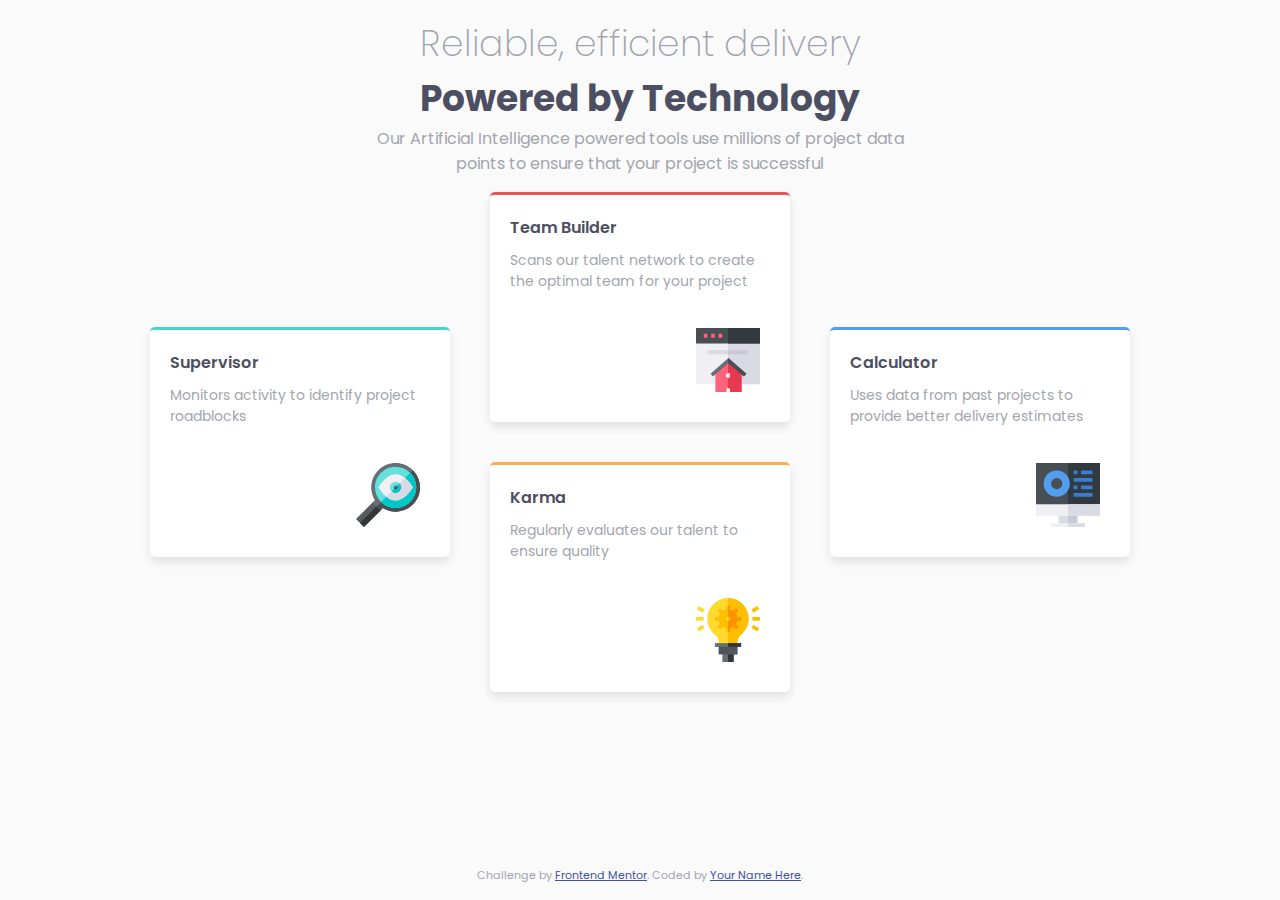
<file: #1/four-card-feature-section-flex/index.html>
<!DOCTYPE html>
<html lang="en">
  <head>
    <meta charset="UTF-8" />
    <meta name="viewport" content="width=device-width, initial-scale=1.0" />
    <link rel="stylesheet" href="./style.css" />
    <link rel="preconnect" href="https://fonts.googleapis.com" />
    <link rel="preconnect" href="https://fonts.gstatic.com" crossorigin />
    <link
      href="https://fonts.googleapis.com/css2?family=Poppins:wght@200;400;600&display=swap"
      rel="stylesheet"
    />

    <link
      rel="icon"
      type="image/png"
      sizes="32x32"
      href="./images/favicon-32x32.png"
    />

    <title>Frontend Mentor | Four card feature section</title>

    <!-- Feel free to remove these styles or customise in your own stylesheet 👍 -->
    <style>
      .attribution {
        font-size: 11px;
        text-align: center;
      }
      .attribution a {
        color: hsl(228, 45%, 44%);
      }
    </style>
  </head>
  <body>
    <div class="wrapper">
      <div class="header">
        <div class="title">
          Reliable, efficient delivery
          <h2>Powered by Technology</h2>
        </div>

        <p class="description">
          Our Artificial Intelligence powered tools use millions of project data
          <br />
          points to ensure that your project is successful
        </p>
      </div>

      <div class="boxes">
        <div class="box supervisor">
          <div class="box-title">Supervisor</div>
          <div class="box-description">
            Monitors activity to identify project roadblocks
          </div>
          <img src="./images/icon-supervisor.svg" alt="" />
        </div>

        <div class="box team-builder">
          <div class="box-title">Team Builder</div>
          <div class="box-description">
            Scans our talent network to create the optimal team for your project
          </div>
          <img src="./images/icon-team-builder.svg" alt="" />
        </div>

        <div class="box karma">
          <div class="box-title">Karma</div>
          <div class="box-description">
            Regularly evaluates our talent to ensure quality
          </div>
          <img src="./images/icon-karma.svg" alt="" />
        </div>

        <div class="box calculator">
          <div class="box-title">Calculator</div>
          <div class="box-description">
            Uses data from past projects to provide better delivery estimates
          </div>
          <img src="./images/icon-calculator.svg" alt="" />
        </div>
      </div>

      <footer>
        <p class="attribution">
          Challenge by
          <a href="https://www.frontendmentor.io?ref=challenge" target="_blank"
            >Frontend Mentor</a
          >. Coded by <a href="#">Your Name Here</a>.
        </p>
      </footer>
    </div>
  </body>
</html>
</file>
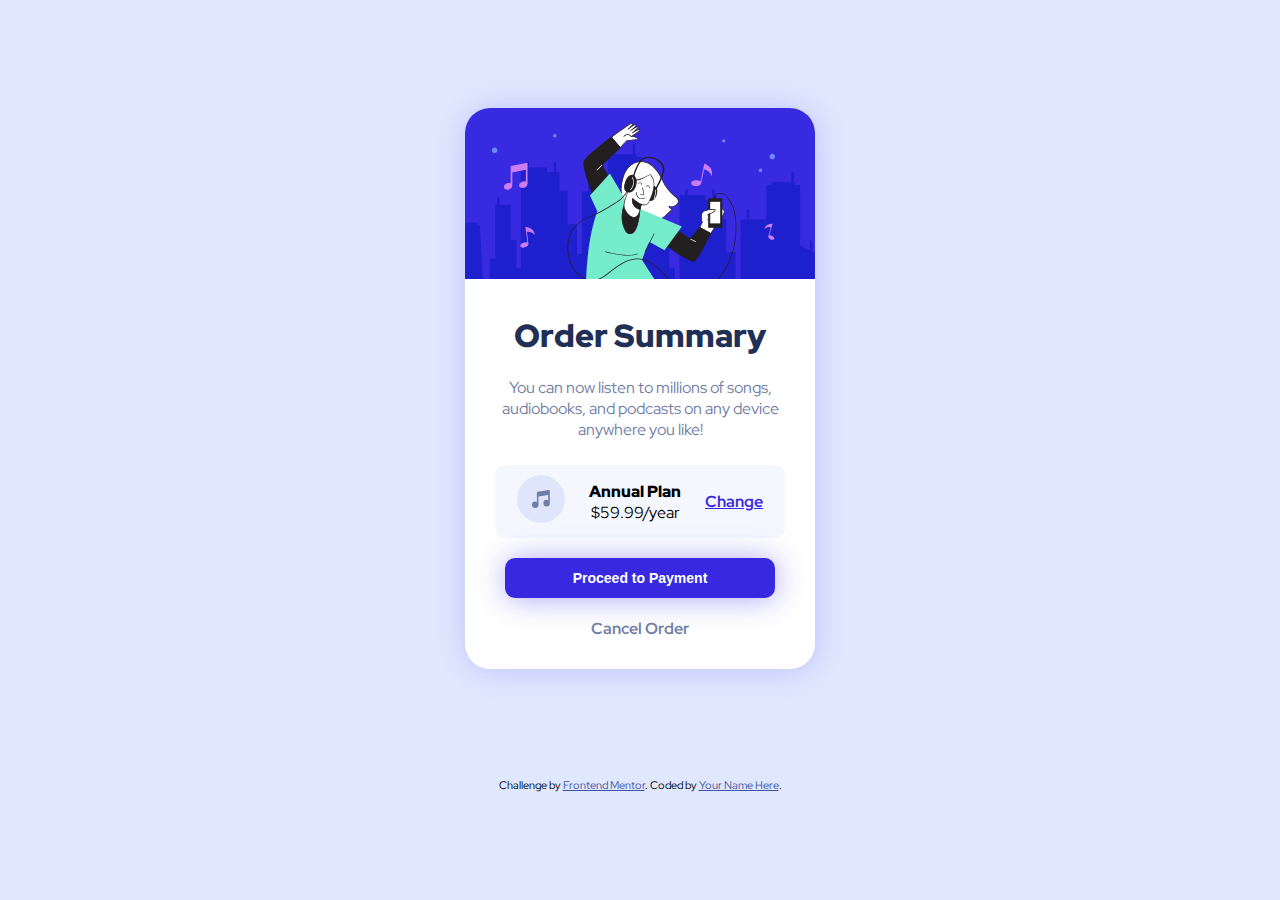
<file: #1/order-summary-component-flex/index.html>
<!DOCTYPE html>
<html lang="en">
  <head>
    <meta charset="UTF-8" />
    <meta name="viewport" content="width=device-width, initial-scale=1.0" />
    <link rel="preconnect" href="https://fonts.googleapis.com" />
    <link rel="preconnect" href="https://fonts.gstatic.com" crossorigin />
    <link
      href="https://fonts.googleapis.com/css2?family=Red+Hat+Display:wght@500;700;900&display=swap"
      rel="stylesheet"
    />

    <link
      rel="icon"
      type="image/png"
      sizes="32x32"
      href="./images/favicon-32x32.png"
    />
    <link rel="stylesheet" href="./style.css" />

    <title>Frontend Mentor | Order summary card</title>

    <!-- Feel free to remove these styles or customise in your own stylesheet 👍 -->
    <style>
      .attribution {
        font-size: 11px;
        text-align: center;
      }
      .attribution a {
        color: hsl(228, 45%, 44%);
      }
    </style>
  </head>
  <body>
    <div class="wrapper">
      <div class="card">
        <img src="./images/illustration-hero.svg" alt="" />

        <div class="card-body">
          <h1>Order Summary</h1>
          <p class="description">
            You can now listen to millions of songs, audiobooks, and podcasts on
            any device anywhere you like!
          </p>

          <div class="option">
            <div class="img">
              <img src="./images/icon-music.svg" alt="" />
            </div>
            <div class="plan">
              <h2>Annual Plan</h2>
              <p>$59.99/year</p>
            </div>
            <a href="#">Change</a>
          </div>

          <button>Proceed to Payment</button>
          <a href="" class="cancel">Cancel Order</a>
        </div>
      </div>

      <div class="attribution">
        Challenge by
        <a href="https://www.frontendmentor.io?ref=challenge" target="_blank"
          >Frontend Mentor</a
        >. Coded by <a href="#">Your Name Here</a>.
      </div>
    </div>
  </body>
</html>
</file>
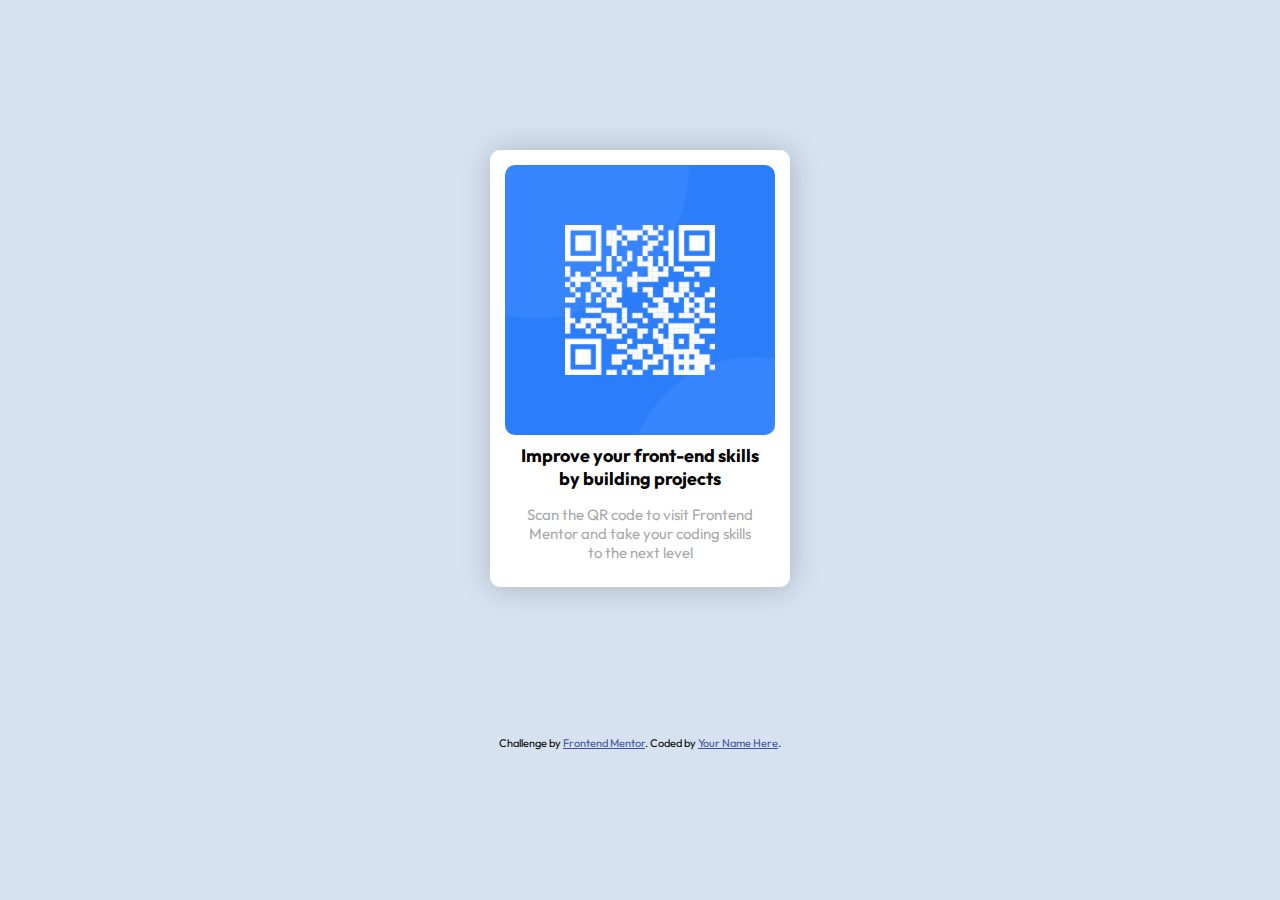
<file: #1/qr-code-component-flex/index.html>
<!DOCTYPE html>
<html lang="en">
  <head>
    <meta charset="UTF-8" />
    <meta name="viewport" content="width=device-width, initial-scale=1.0" />
    <link rel="stylesheet" href="./style.css" />
    <link rel="preconnect" href="https://fonts.googleapis.com" />
    <link rel="preconnect" href="https://fonts.gstatic.com" crossorigin />
    <link
      href="https://fonts.googleapis.com/css2?family=Outfit:wght@400;700&display=swap"
      rel="stylesheet"
    />

    <link
      rel="icon"
      type="image/png"
      sizes="32x32"
      href="./images/favicon-32x32.png"
    />

    <title>Frontend Mentor | QR code component</title>

    <!-- Feel free to remove these styles or customise in your own stylesheet 👍 -->
    <style>
      .attribution {
        font-size: 11px;
        text-align: center;
      }
      .attribution a {
        color: hsl(228, 45%, 44%);
      }
    </style>
  </head>
  <body>
    <div class="wrapper">
      <div class="card">
        <img src="./images/image-qr-code.png" alt="" />

        <h1>Improve your front-end skills by building projects</h1>
        <p>
          Scan the QR code to visit Frontend Mentor and take your coding skills
          to the next level
        </p>
      </div>
      <div class="attribution">
        Challenge by
        <a href="https://www.frontendmentor.io?ref=challenge" target="_blank"
          >Frontend Mentor</a
        >. Coded by <a href="#">Your Name Here</a>.
      </div>
    </div>
  </body>
</html>
</file>
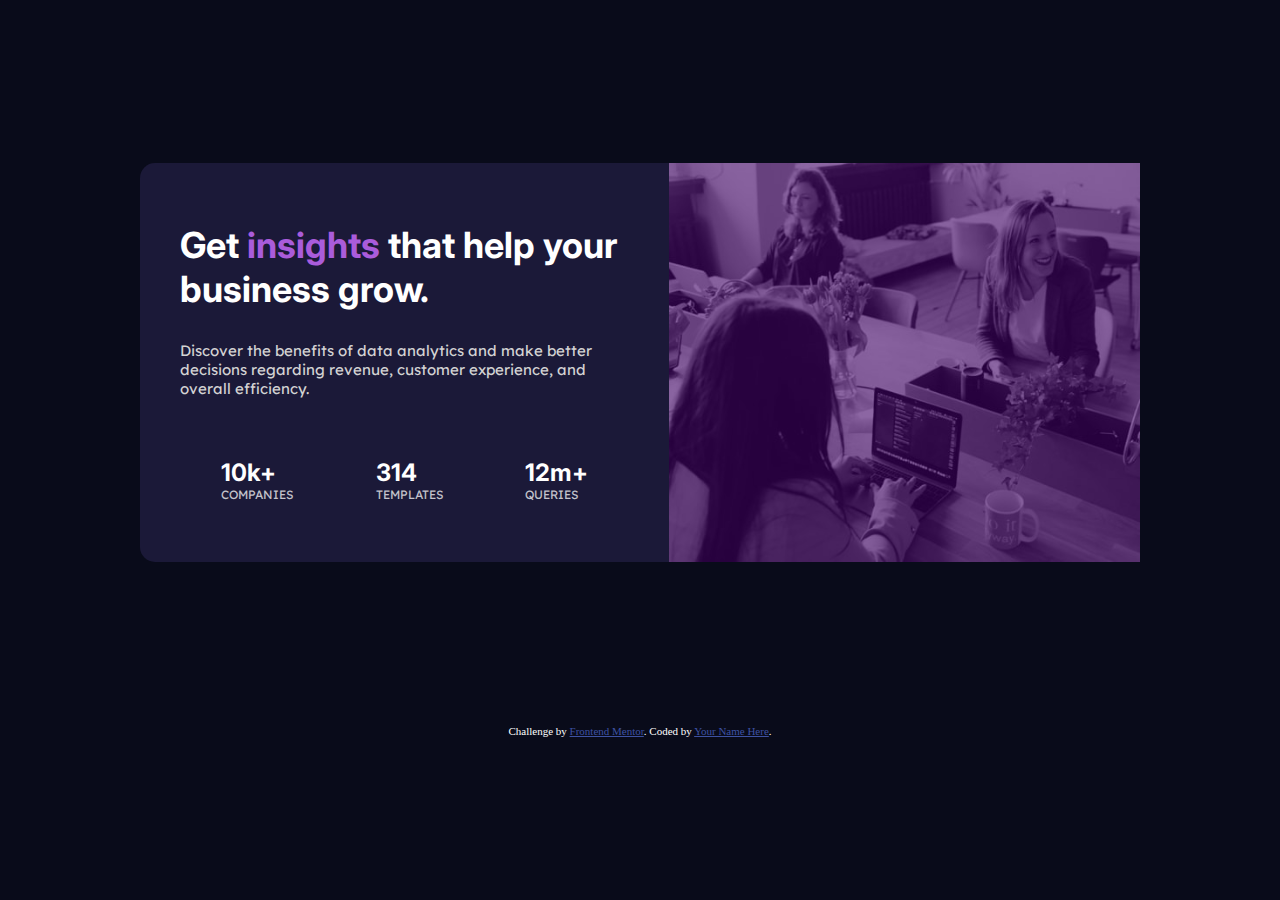
<file: #1/stats-preview-card-component-flex/index.html>
<!DOCTYPE html>
<html lang="en">
  <head>
    <meta charset="UTF-8" />
    <meta name="viewport" content="width=device-width, initial-scale=1.0" />
    <link rel="stylesheet" href="./style.css" />
    <link rel="preconnect" href="https://fonts.googleapis.com" />
    <link rel="preconnect" href="https://fonts.gstatic.com" crossorigin />
    <link
      href="https://fonts.googleapis.com/css2?family=Inter:wght@400;700&family=Lexend+Deca&display=swap"
      rel="stylesheet"
    />

    <link
      rel="icon"
      type="image/png"
      sizes="32x32"
      href="./images/favicon-32x32.png"
    />

    <title>Frontend Mentor | Stats preview card component</title>

    <!-- Feel free to remove these styles or customise in your own stylesheet 👍 -->
    <style>
      .attribution {
        font-size: 11px;
        text-align: center;
      }
      .attribution a {
        color: hsl(228, 45%, 44%);
      }
    </style>
  </head>
  <body>
    <div class="wrapper">
      <div class="card">
        <div class="content">
          <div class="title">
            Get <span>insights</span> that help your business grow.
          </div>
          <p class="description">
            Discover the benefits of data analytics and make better decisions
            regarding revenue, customer experience, and overall efficiency.
          </p>

          <div class="stats">
            <div class="stat">
              <h2>10k+</h2>
              <p>companies</p>
            </div>

            <div class="stat">
              <h2>314</h2>
              <p>templates</p>
            </div>

            <div class="stat">
              <h2>12m+</h2>
              <p>queries</p>
            </div>
          </div>
        </div>
        <div class="image">
          <img src="./images/image-header-desktop.jpg" alt="" />
        </div>
      </div>

      <div class="attribution">
        Challenge by
        <a href="https://www.frontendmentor.io?ref=challenge" target="_blank"
          >Frontend Mentor</a
        >. Coded by <a href="#">Your Name Here</a>.
      </div>
    </div>
  </body>
</html>
</file>
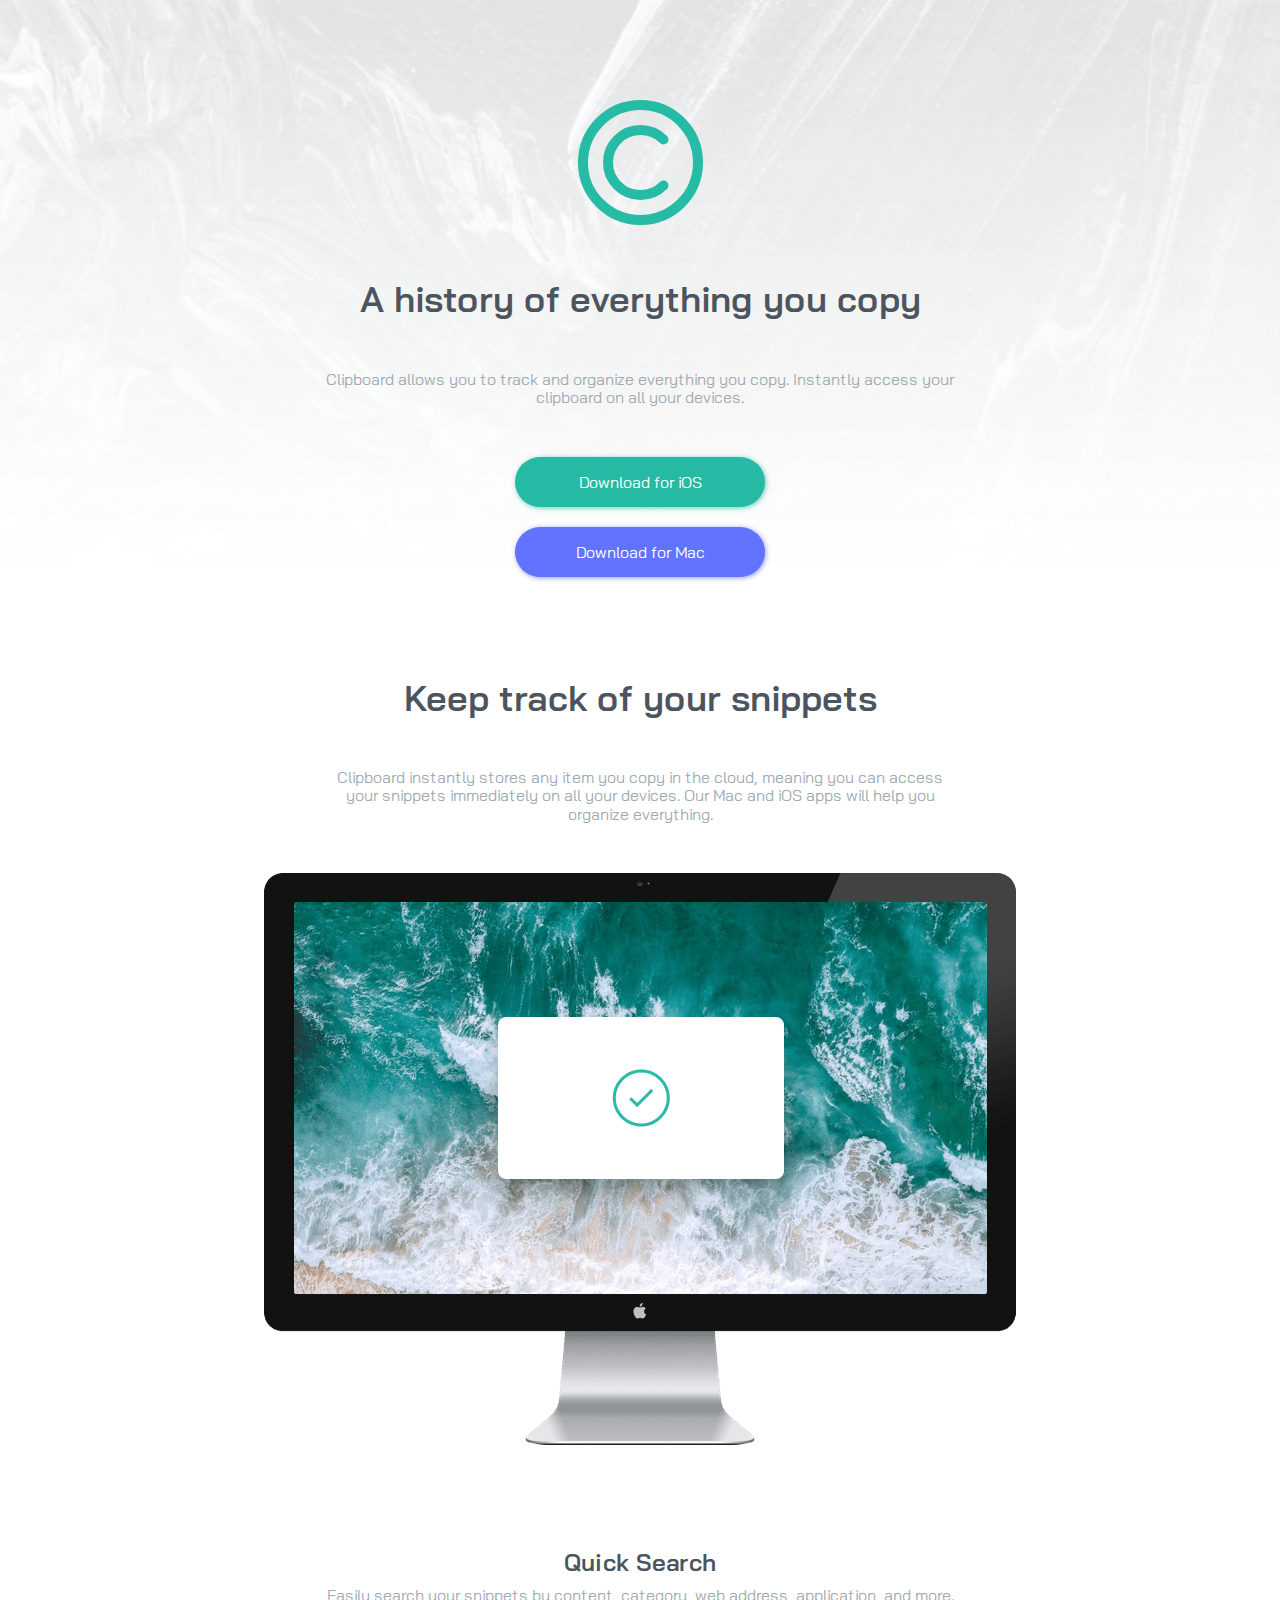
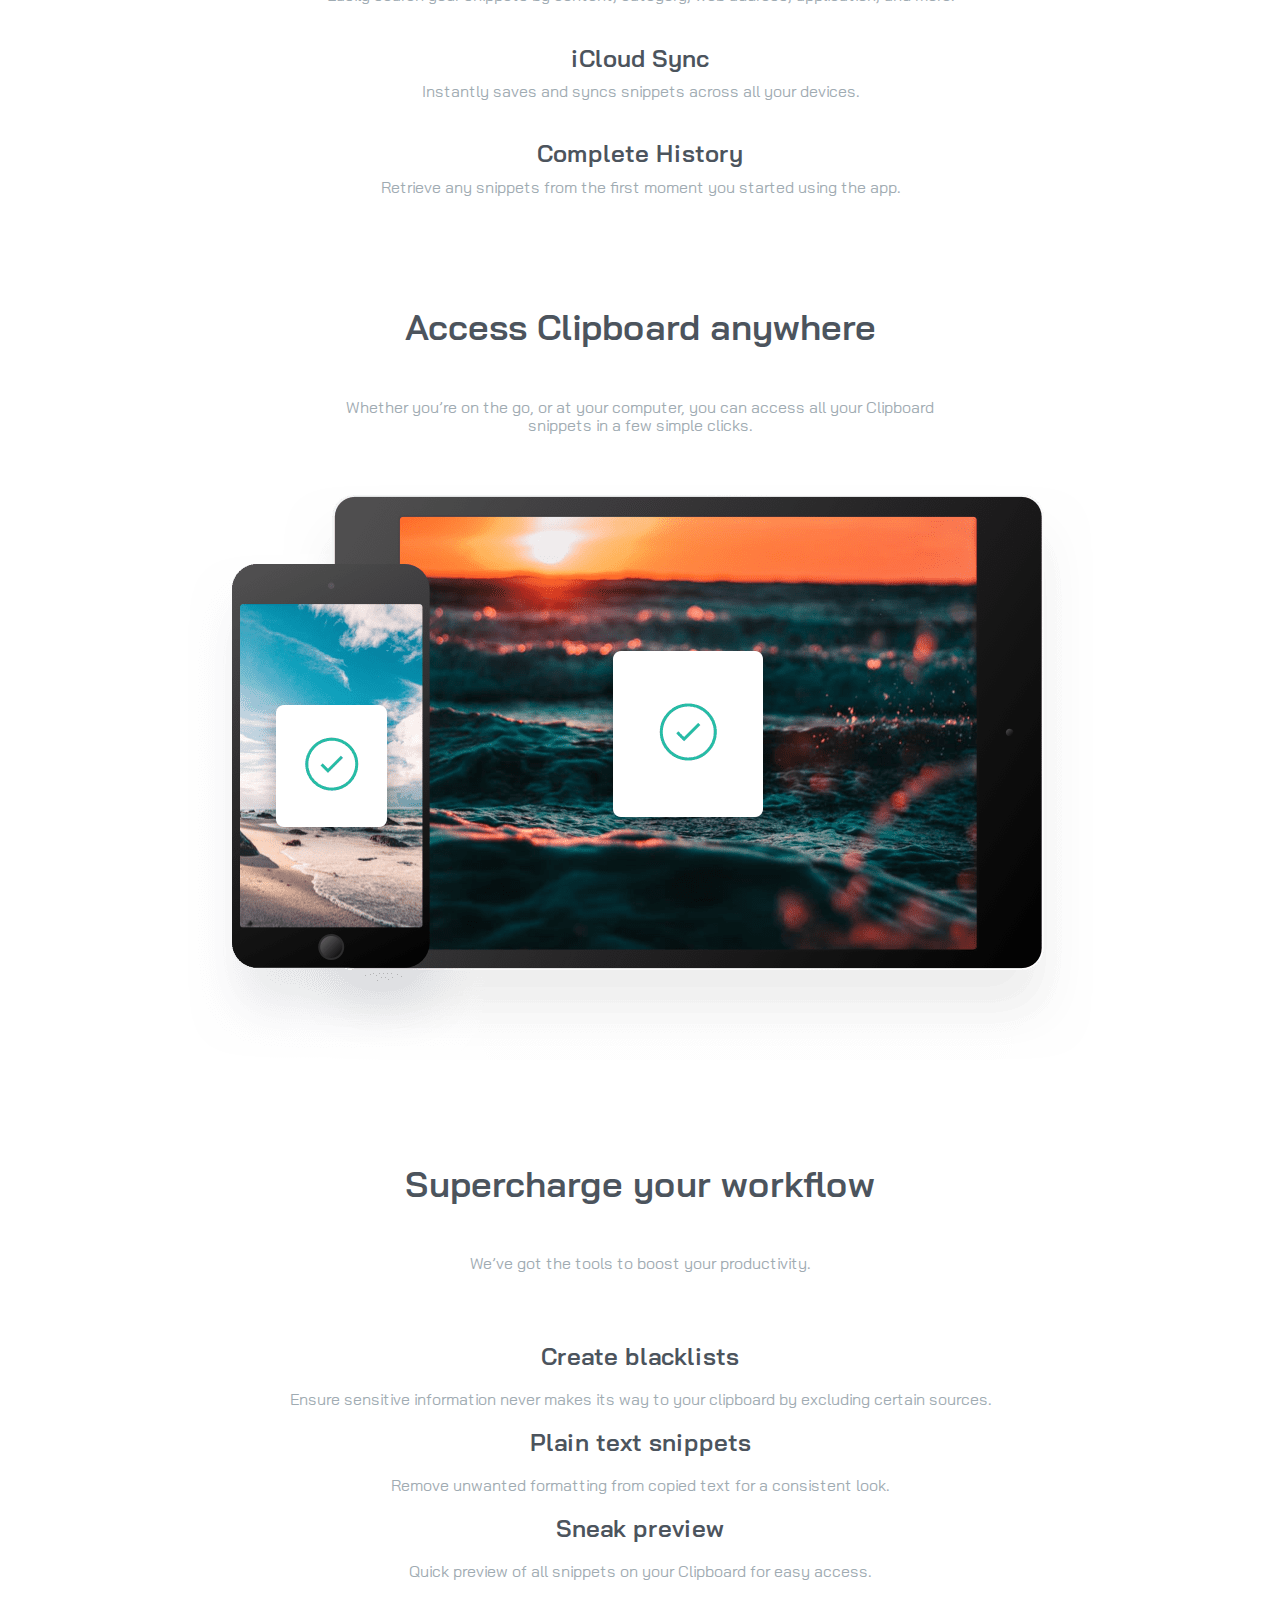
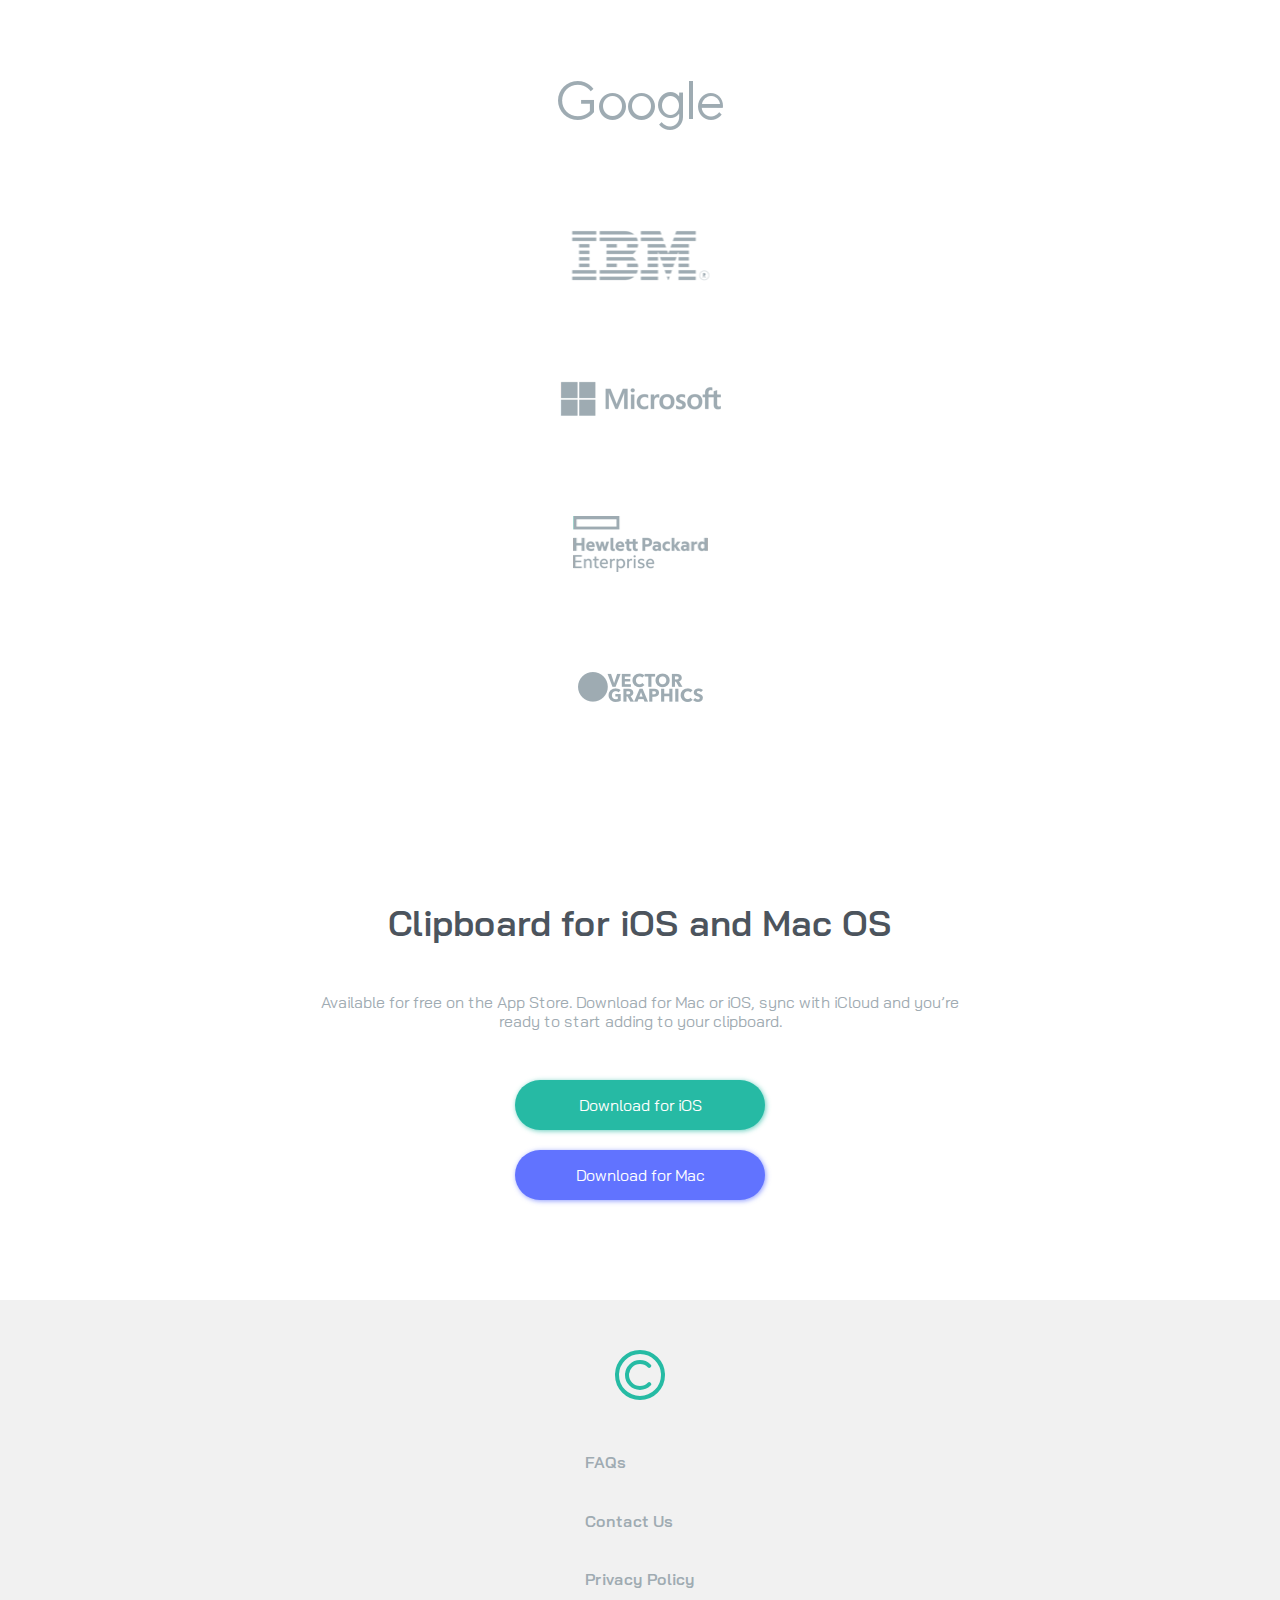
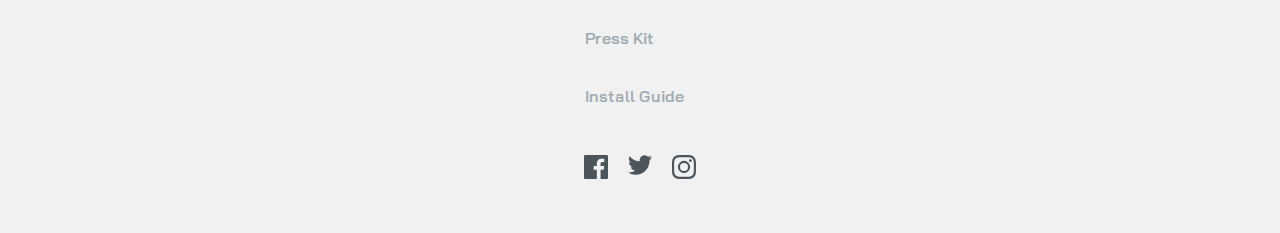
<file: #2/clipboard-landing-page-master/index.html>
<!DOCTYPE html>
<html lang="en">
  <head>
    <meta charset="UTF-8" />
    <meta name="viewport" content="width=device-width, initial-scale=1.0" />
    <!-- displays site properly based on user's device -->

    <link
      rel="icon"
      type="image/png"
      sizes="32x32"
      href="./images/favicon-32x32.png"
    />
    <link rel="preconnect" href="https://fonts.googleapis.com" />
    <link rel="preconnect" href="https://fonts.gstatic.com" crossorigin />
    <link
      href="https://fonts.googleapis.com/css2?family=Bai+Jamjuree:wght@400;600&display=swap"
      rel="stylesheet"
    />
    <link
      rel="stylesheet"
      href="https://cdnjs.cloudflare.com/ajax/libs/font-awesome/6.2.1/css/all.min.css"
      integrity="sha512-MV7K8+y+gLIBoVD59lQIYicR65iaqukzvf/nwasF0nqhPay5w/9lJmVM2hMDcnK1OnMGCdVK+iQrJ7lzPJQd1w=="
      crossorigin="anonymous"
      referrerpolicy="no-referrer"
    />
    <link rel="stylesheet" href="./assets/css/style.css" />

    <title>Frontend Mentor | Clipboard landing page</title>

    <!-- Feel free to remove these styles or customise in your own stylesheet 👍 -->
    <style>
      .attribution {
        font-size: 11px;
        text-align: center;
      }
      .attribution a {
        color: hsl(228, 45%, 44%);
      }
    </style>
  </head>
  <body>
    <div class="wrapper">
      <header class="header">
        <div class="header_logo">
          <img src="./assets/images/logo.svg" alt="" />
        </div>
        <div class="header_title">A history of everything you copy</div>
        <div class="header_description">
          Clipboard allows you to track and organize everything you copy.
          Instantly access your clipboard on all your devices.
        </div>

        <div class="btns">
          <div class="btn btn-green">Download for iOS</div>
          <div class="btn btn-purple">Download for Mac</div>
        </div>
      </header>

      <section class="about">
        <div class="about_title">Keep track of your snippets</div>
        <div class="about_description">
          Clipboard instantly stores any item you copy in the cloud, meaning you
          can access your snippets immediately on all your devices. Our Mac and
          iOS apps will help you organize everything.
        </div>

        <div class="about_container">
          <div class="img-part">
            <img
              class="section-img"
              src="./assets/images/image-computer.png"
              alt=""
            />
          </div>
          <div class="text-part">
            <div class="card">
              <div class="card_title">Quick Search</div>
              <div class="card_description">
                Easily search your snippets by content, category, web address,
                application, and more.
              </div>
            </div>
            <div class="card">
              <div class="card_title">iCloud Sync</div>
              <div class="card_description">
                Instantly saves and syncs snippets across all your devices.
              </div>
            </div>
            <div class="card">
              <div class="card_title">Complete History</div>
              <div class="card_description">
                Retrieve any snippets from the first moment you started using
                the app.
              </div>
            </div>
          </div>
        </div>
      </section>

      <section class="accessibility">
        <div class="accessibility_title">Access Clipboard anywhere</div>
        <div class="accessibility_description">
          Whether you’re on the go, or at your computer, you can access all your
          Clipboard snippets in a few simple clicks.
        </div>
        <div class="accessibility_img">
          <img
            class="section-img"
            src="./assets/images/image-devices.png"
            alt=""
          />
        </div>
      </section>

      <section class="tools">
        <div class="tools_title">Supercharge your workflow</div>
        <div class="tools_description">
          We’ve got the tools to boost your productivity.
        </div>

        <div class="card_wrapper">
          <div class="card">
            <div class="card_icon">
              <i class="fa-regular fa-rectangle-list"></i>
            </div>
            <div class="card_title">Create blacklists</div>
            <div class="card_description">
              Ensure sensitive information never makes its way to your clipboard
              by excluding certain sources.
            </div>
          </div>

          <div class="card">
            <div class="card_icon">
              <i class="fa-solid fa-font"></i>
            </div>
            <div class="card_title">Plain text snippets</div>
            <div class="card_description">
              Remove unwanted formatting from copied text for a consistent look.
            </div>
          </div>

          <div class="card">
            <div class="card_icon">
              <i class="fa-solid fa-eye"></i>
            </div>
            <div class="card_title">Sneak preview</div>
            <div class="card_description">
              Quick preview of all snippets on your Clipboard for easy access.
            </div>
          </div>
        </div>
      </section>

      <section class="companies">
        <img src="./assets/images/logo-google.png" alt="" />
        <img src="./assets/images/logo-ibm.png" alt="" />
        <img src="./assets/images/logo-microsoft.png" alt="" />
        <img src="./assets/images/logo-hp.png" alt="" />
        <img src="./assets/images/logo-vector-graphics.png" alt="" />
      </section>

      <section class="download">
        <div class="download_title">Clipboard for iOS and Mac OS</div>
        <div class="download_description">
          Available for free on the App Store. Download for Mac or iOS, sync
          with iCloud and you’re ready to start adding to your clipboard.
        </div>
        <div class="btns">
          <div class="btn btn-green">Download for iOS</div>
          <div class="btn btn-purple">Download for Mac</div>
        </div>
      </section>

      <footer>
        <div class="logo">
          <img src="./assets/images/logo.svg" alt="" />
        </div>
        <div class="links">
          <div class="section">
            <a href="#">FAQs</a>
            <a href="#">Contact Us</a>
          </div>
          <div class="section">
            <a href="#">Privacy Policy</a>
            <a href="#">Press Kit</a>
          </div>
          <div class="section">
            <a href="#">Install Guide</a>
          </div>
        </div>
        <div class="social">
          <a href="#">
            <img src="./assets/images/icon-facebook.svg" alt="" />
          </a>
          <a href="#">
            <img src="./assets/images/icon-twitter.svg" alt="" />
          </a>
          <a href="#">
            <img src="./assets/images/icon-instagram.svg" alt="" />
          </a>
        </div>
      </footer>
    </div>
  </body>
</html>
</file>
<file: #1/four-card-feature-section-flex/style.css>
*{
    padding: 0;
    margin: 0;
    box-sizing: border-box;
}

body{
    background-color: hsl(0, 0%, 98%);
    font-family: 'Poppins', sans-serif;
    color: hsl(229, 6%, 66%)
}

.header{
    text-align: center;
}

.title{
    font-size: 36px;
    font-weight: 200;
}

.title h2 {
    font-size: 36px;
    color: hsl(234, 12%, 34%);
}

.wrapper{
    width: 100vw;
    max-width: 100%;
    height: 100vh;
    display: flex;
    flex-direction: column;
    justify-content: space-evenly;
    align-items: center;
}

.boxes{
    display: grid;
    grid-template-columns: 1fr 1fr 1fr;
    grid-template-rows: repeat(8, auto);
    gap: 40px;
}

.box{
    background-color: white;
    position: relative;
    max-width: 300px;
    border-radius: 5px;
    box-shadow: 0px 5px 10px rgba(0,0,0,0.1);
    padding: 20px;
    min-height: 230px;
}

.box-title{
    font-weight: 600;
    color: hsl(234, 12%, 34%);
}

.box-description{
    font-size: 14px;
    padding: 10px 0 0 0;
}

.box img {
    position: absolute;
    right: 30px;
    bottom: 30px;
}

.supervisor{
    border-top: 3px solid hsl(180, 62%, 55%);
    grid-column: 1 / 2;
    grid-row: 2 / 4;
}
.team-builder{
    border-top: 3px solid hsl(0, 78%, 62%);
    grid-column: 2 / 3;
    grid-row: 1 / 3;
}
.karma{
    border-top: 3px solid hsl(34, 97%, 64%);
    grid-column: 2 / 3;
    grid-row: 3 / 5;
}
.calculator{
    border-top: 3px solid hsl(212, 86%, 64%);
    grid-column: 3 / -1;
    grid-row: 2 / 4;
}

@media screen and (max-width: 1024px){
    .boxes{
        display: flex;
        flex-direction: column;
        margin: 30px 0;
    }

    .wrapper{
        justify-content: space-between;
    }

    .header{
        margin-top: 50px;
    }
}
</file>
<file: #1/order-summary-component-flex/style.css>
* {
    padding: 0;
    margin: 0;
    box-sizing: border-box;
}

body{
    background-color: hsl(225, 100%, 94%);
    font-family: 'Red Hat Display', sans-serif;
}

.wrapper{
    width: 100vw;
    height: 100vh;
    max-width:100%;
    display: flex;
    justify-content: space-evenly;
    align-items: center;
    flex-direction: column;
}

img{
    width: 100%;
    border-top-left-radius: 25px;
    border-top-right-radius: 25px;
}

.card{
    width: 350px;
    background-color: white;
    border-radius: 25px;
    box-shadow: 1px 1px 30px hsla(245, 75%, 52%, 0.2);
}

.card-body{
    padding: 30px;
    text-align: center;
}

p.description {
    color: hsl(224, 23%, 55%);
    padding-bottom: 25px;
}

h1{
    padding-bottom: 20px;
    font-weight: 900;
    color: hsl(223, 47%, 23%)
}

.option{
    background-color: hsl(225, 100%, 98%);
    display: flex;
    align-items: center;
    justify-content: space-around;
    padding: 10px;
    border-radius: 10px;
}

.option h2{
    font-size: 16px;
    font-weight: 900;
}

.option a {
    color: hsl(245, 75%, 52%);
    font-weight: 700;
}

.option a:hover{
    text-decoration: none;
}

button{
    background-color: hsl(245, 75%, 52%);
    color: white;
    font-weight: 700;
    font-size: 14px;
    width: calc(100% - 20px);
    height: 40px;
    border-radius: 10px;
    margin-top: 20px;
    border: none;
    box-shadow: 1px 1px 30px hsla(245, 75%, 52%, 0.4);
}

button:hover{
    background-color: hsla(245, 75%, 52%, 0.7);
}

a.cancel{
    display: block;
    margin-top: 20px;
    color:hsl(224, 23%, 55%);
    text-decoration: none;
    font-weight: 700;

}

a.cancel:hover{
    color: hsl(223, 47%, 23%);
}

button:hover, a.cancel:hover, option a:hover{
    cursor: pointer;
}

#fake {
    color:hsl(225, 100%, 94%);
    color: hsl(245, 75%, 52%);


    color: hsl(225, 100%, 98%);
    color: hsl(224, 23%, 55%);
    color: hsl(223, 47%, 23%);
}
</file>
<file: #1/qr-code-component-flex/style.css>
* {
    padding: 0;
    margin: 0;
    box-sizing: border-box;
}

body{
    background-color: hsl(212, 45%, 89%);
    font-family: 'Outfit', sans-serif;
}

.wrapper{
    width: 100vw;
    height: 100vh;
    max-width:100%;
    display: flex;
    justify-content: space-evenly;
    align-items: center;
    flex-direction: column;
}

.card{
    width: 300px;
    padding: 15px;
    background-color: white;
    border-radius: 10px;
    box-shadow: 1px 1px 30px rgba(0, 0, 0, 0.2);
}

img{
    width: 100%;
    border-radius: 10px;
}

h1{
    font-size: 18px;
    text-align: center;
    padding: 5px 10px;
    font-weight: 700;
}

p{
    font-size: 15px;
    text-align: center;
    color: rgb(168, 168, 168);
    padding: 10px 20px;
    font-weight: 400;
}
</file>
<file: #1/stats-preview-card-component-flex/style.css>
* {
    margin: 0;
    padding: 0;
    box-sizing: border-box;
}

body{
    background-color: hsl(233, 47%, 7%);
    color: white;
}

.wrapper{
    width: 100vw;
    max-width: 100%;
    height: 100vh;
    display: flex;
    align-items: center;
    flex-direction: column;
    justify-content: space-evenly;
}

.card{
    width: 1000px;
    background-color: hsl(244, 38%, 16%);
    display: flex;
    border-radius: 15px;
    font-family: 'Inter', sans-serif;
}

.content{
    padding: 60px 40px;
    display: flex;
    flex-direction: column;
    align-items: center;
    justify-content: center;
}

.stats{
    width: 100%;
    display: flex;
    justify-content: space-around;
}

.title{
    font-size: 36px;
    font-weight: 700;
}

.title span {
    color: hsl(277, 64%, 61%);
}

.stat p, .stat h2 {
    padding: 0;
    margin: 0
}

.stat p{
    color: hsla(0, 0%, 100%, 0.75);;
    font-size: 12px;
    font-family: 'Lexend Deca', sans-serif;
    text-transform: uppercase;
}

.description {
    color: lightgray;
    font-family: 'Lexend Deca', sans-serif;
    font-size: 15px;
    margin: 30px 0 60px 0;
}

.image{
    width: 100%;
    height: 100%;
    position: relative;
    border-top-right-radius: 15px;
    border-bottom-right-radius: 15px;
}

.image img{
    width: 100%;
    height: 100%;
}

.image::after{
    width: 100%;
    height: 100%;
    content: '';
    position: absolute;
    top: 0;
    left: 0;
    background-color: hsla(277, 100%, 20%, 0.6);
}

@media screen and (max-width: 1024px){


    .card{
        flex-direction: column-reverse;
        width: 400px;
        text-align: center;
    }

    .image{
        min-height: 300px;
        display: block;
        border-top-right-radius: 15px;
        border-top-left-radius: 15px;
        border-bottom-right-radius: 0;
        object-fit: cover;
    }

    .stats{
        flex-direction: column;
    }

    .stat{
        padding-bottom: 20px;
    }
}



















#fake{
    color: hsl(233, 47%, 7%);
    color: hsl(244, 38%, 16%);
    color: hsl(277, 64%, 61%);

    color: hsl(0, 0%, 100%);
    color: hsla(0, 0%, 100%, 0.75);
    color: hsla(0, 0%, 100%, 0.6);

    font-family: 'Inter', sans-serif;
    font-family: 'Lexend Deca', sans-serif;

}
</file>
<file: #2/clipboard-landing-page-master/assets/css/style.css>
/*! modern-normalize v1.1.0 | MIT License | https://github.com/sindresorhus/modern-normalize */
/*
Document
========
*/
/**
Use a better box model (opinionated).
*/
*,
::before,
::after {
  -webkit-box-sizing: border-box;
          box-sizing: border-box;
}

/**
Use a more readable tab size (opinionated).
*/
html {
  -moz-tab-size: 4;
  -o-tab-size: 4;
     tab-size: 4;
}

/**
1. Correct the line height in all browsers.
2. Prevent adjustments of font size after orientation changes in iOS.
*/
html {
  line-height: 1.15; /* 1 */
  -webkit-text-size-adjust: 100%; /* 2 */
}

/*
Sections
========
*/
/**
Remove the margin in all browsers.
*/
body {
  margin: 0;
}

/**
Improve consistency of default fonts in all browsers. (https://github.com/sindresorhus/modern-normalize/issues/3)
*/
body {
  font-family: system-ui, -apple-system, "Segoe UI", Roboto, Helvetica, Arial, sans-serif, "Apple Color Emoji", "Segoe UI Emoji";
}

/*
Grouping content
================
*/
/**
1. Add the correct height in Firefox.
2. Correct the inheritance of border color in Firefox. (https://bugzilla.mozilla.org/show_bug.cgi?id=190655)
*/
hr {
  height: 0; /* 1 */
  color: inherit; /* 2 */
}

/*
Text-level semantics
====================
*/
/**
Add the correct text decoration in Chrome, Edge, and Safari.
*/
abbr[title] {
  -webkit-text-decoration: underline dotted;
          text-decoration: underline dotted;
}

/**
Add the correct font weight in Edge and Safari.
*/
b,
strong {
  font-weight: bolder;
}

/**
1. Improve consistency of default fonts in all browsers. (https://github.com/sindresorhus/modern-normalize/issues/3)
2. Correct the odd 'em' font sizing in all browsers.
*/
code,
kbd,
samp,
pre {
  font-family: ui-monospace, SFMono-Regular, Consolas, "Liberation Mono", Menlo, monospace; /* 1 */
  font-size: 1em; /* 2 */
}

/**
Add the correct font size in all browsers.
*/
small {
  font-size: 80%;
}

/**
Prevent 'sub' and 'sup' elements from affecting the line height in all browsers.
*/
sub,
sup {
  font-size: 75%;
  line-height: 0;
  position: relative;
  vertical-align: baseline;
}

sub {
  bottom: -0.25em;
}

sup {
  top: -0.5em;
}

/*
Tabular data
============
*/
/**
1. Remove text indentation from table contents in Chrome and Safari. (https://bugs.chromium.org/p/chromium/issues/detail?id=999088, https://bugs.webkit.org/show_bug.cgi?id=201297)
2. Correct table border color inheritance in all Chrome and Safari. (https://bugs.chromium.org/p/chromium/issues/detail?id=935729, https://bugs.webkit.org/show_bug.cgi?id=195016)
*/
table {
  text-indent: 0; /* 1 */
  border-color: inherit; /* 2 */
}

/*
Forms
=====
*/
/**
1. Change the font styles in all browsers.
2. Remove the margin in Firefox and Safari.
*/
button,
input,
optgroup,
select,
textarea {
  font-family: inherit; /* 1 */
  font-size: 100%; /* 1 */
  line-height: 1.15; /* 1 */
  margin: 0; /* 2 */
}

/**
Remove the inheritance of text transform in Edge and Firefox.
1. Remove the inheritance of text transform in Firefox.
*/
button,
select { /* 1 */
  text-transform: none;
}

/**
Correct the inability to style clickable types in iOS and Safari.
*/
button,
[type=button],
[type=reset],
[type=submit] {
  -webkit-appearance: button;
}

/**
Remove the inner border and padding in Firefox.
*/
::-moz-focus-inner {
  border-style: none;
  padding: 0;
}

/**
Restore the focus styles unset by the previous rule.
*/
:-moz-focusring {
  outline: 1px dotted ButtonText;
}

/**
Remove the additional ':invalid' styles in Firefox.
See: https://github.com/mozilla/gecko-dev/blob/2f9eacd9d3d995c937b4251a5557d95d494c9be1/layout/style/res/forms.css#L728-L737
*/
:-moz-ui-invalid {
  box-shadow: none;
}

/**
Remove the padding so developers are not caught out when they zero out 'fieldset' elements in all browsers.
*/
legend {
  padding: 0;
}

/**
Add the correct vertical alignment in Chrome and Firefox.
*/
progress {
  vertical-align: baseline;
}

/**
Correct the cursor style of increment and decrement buttons in Safari.
*/
::-webkit-inner-spin-button,
::-webkit-outer-spin-button {
  height: auto;
}

/**
1. Correct the odd appearance in Chrome and Safari.
2. Correct the outline style in Safari.
*/
[type=search] {
  -webkit-appearance: textfield; /* 1 */
  outline-offset: -2px; /* 2 */
}

/**
Remove the inner padding in Chrome and Safari on macOS.
*/
::-webkit-search-decoration {
  -webkit-appearance: none;
}

/**
1. Correct the inability to style clickable types in iOS and Safari.
2. Change font properties to 'inherit' in Safari.
*/
::-webkit-file-upload-button {
  -webkit-appearance: button; /* 1 */
  font: inherit; /* 2 */
}

/*
Interactive
===========
*/
/*
Add the correct display in Chrome and Safari.
*/
summary {
  display: list-item;
}

body {
  font-family: "Bai Jamjuree", sans-serif;
}

@media (max-width: 768px) {
  img.section-img {
    width: 100%;
  }
}
.header {
  background: url("../images/bg-header-desktop.png");
  background-size: cover;
  background-repeat: no-repeat;
  background-position: center center;
  display: -webkit-box;
  display: -ms-flexbox;
  display: flex;
  -webkit-box-orient: vertical;
  -webkit-box-direction: normal;
      -ms-flex-direction: column;
          flex-direction: column;
  -webkit-box-align: center;
      -ms-flex-align: center;
          align-items: center;
  -webkit-box-pack: justify;
      -ms-flex-pack: justify;
          justify-content: space-between;
  gap: 50px;
  padding-top: 100px;
  text-align: center;
}
.header_title {
  font-weight: 600;
  font-size: 36px;
  color: hsl(210deg, 10%, 33%);
}
.header_description {
  color: hsl(201deg, 11%, 66%);
  width: 50%;
}
.header .btns {
  display: -webkit-box;
  display: -ms-flexbox;
  display: flex;
  gap: 20px;
}
.header .btns .btn {
  width: 250px;
  text-align: center;
  height: 50px;
  line-height: 50px;
  color: white;
  border-radius: 40px;
}
.header .btns .btn-green {
  background-color: hsl(171deg, 66%, 44%);
  -webkit-box-shadow: 1px 1px 5px hsla(171deg, 66%, 44%, 0.7);
          box-shadow: 1px 1px 5px hsla(171deg, 66%, 44%, 0.7);
}
.header .btns .btn-green:hover {
  cursor: pointer;
  background-color: hsla(171deg, 66%, 44%, 0.7);
}
.header .btns .btn-purple {
  background-color: hsl(233deg, 100%, 69%);
  -webkit-box-shadow: 1px 1px 5px hsla(233deg, 100%, 69%, 0.7);
          box-shadow: 1px 1px 5px hsla(233deg, 100%, 69%, 0.7);
}
.header .btns .btn-purple:hover {
  cursor: pointer;
  background-color: hsla(233deg, 100%, 69%, 0.7);
}
@media (max-width: 1280px) {
  .header .btns {
    -webkit-box-orient: vertical;
    -webkit-box-direction: normal;
        -ms-flex-direction: column;
            flex-direction: column;
  }
}

@media (max-width: 768px) {
  .header_description {
    width: 90%;
  }
}
.about {
  display: -webkit-box;
  display: -ms-flexbox;
  display: flex;
  -webkit-box-orient: vertical;
  -webkit-box-direction: normal;
      -ms-flex-direction: column;
          flex-direction: column;
  -webkit-box-align: center;
      -ms-flex-align: center;
          align-items: center;
  -webkit-box-pack: justify;
      -ms-flex-pack: justify;
          justify-content: space-between;
  gap: 50px;
  padding-top: 100px;
  text-align: center;
}
.about_title {
  font-weight: 600;
  font-size: 36px;
  color: hsl(210deg, 10%, 33%);
}
.about_description {
  color: hsl(201deg, 11%, 66%);
  width: 50%;
}
.about_container {
  display: -webkit-box;
  display: -ms-flexbox;
  display: flex;
  -webkit-box-pack: center;
      -ms-flex-pack: center;
          justify-content: center;
  gap: 100px;
  width: 90%;
}
.about .text-part {
  display: -webkit-box;
  display: -ms-flexbox;
  display: flex;
  -webkit-box-orient: vertical;
  -webkit-box-direction: normal;
      -ms-flex-direction: column;
          flex-direction: column;
  -webkit-box-pack: space-evenly;
      -ms-flex-pack: space-evenly;
          justify-content: space-evenly;
}
.about .text-part .card {
  text-align: center;
  text-align: left;
}
.about .text-part .card_title {
  font-weight: 600;
  font-size: 24px;
  color: hsl(210deg, 10%, 33%);
}
.about .text-part .card_description {
  color: hsl(201deg, 11%, 66%);
  width: 70%;
}
@media (max-width: 1280px) {
  .about_container {
    -webkit-box-orient: vertical;
    -webkit-box-direction: normal;
        -ms-flex-direction: column;
            flex-direction: column;
  }
  .about .text-part {
    gap: 30px;
  }
  .about .text-part .card {
    text-align: center;
  }
  .about .text-part .card_description {
    padding: 10px 0;
    width: 100%;
  }
}
@media (max-width: 768px) {
  .about .about_description {
    width: 90%;
  }
}

.accessibility {
  display: -webkit-box;
  display: -ms-flexbox;
  display: flex;
  -webkit-box-orient: vertical;
  -webkit-box-direction: normal;
      -ms-flex-direction: column;
          flex-direction: column;
  -webkit-box-align: center;
      -ms-flex-align: center;
          align-items: center;
  -webkit-box-pack: justify;
      -ms-flex-pack: justify;
          justify-content: space-between;
  gap: 50px;
  padding-top: 100px;
  text-align: center;
}
.accessibility_title {
  font-weight: 600;
  font-size: 36px;
  color: hsl(210deg, 10%, 33%);
}
.accessibility_description {
  color: hsl(201deg, 11%, 66%);
  width: 50%;
}
@media (max-width: 768px) {
  .accessibility_description {
    width: 90%;
  }
}

.tools {
  display: -webkit-box;
  display: -ms-flexbox;
  display: flex;
  -webkit-box-orient: vertical;
  -webkit-box-direction: normal;
      -ms-flex-direction: column;
          flex-direction: column;
  -webkit-box-align: center;
      -ms-flex-align: center;
          align-items: center;
  -webkit-box-pack: justify;
      -ms-flex-pack: justify;
          justify-content: space-between;
  gap: 50px;
  padding-top: 100px;
  text-align: center;
}
.tools_title {
  font-weight: 600;
  font-size: 36px;
  color: hsl(210deg, 10%, 33%);
}
.tools_description {
  color: hsl(201deg, 11%, 66%);
  width: 50%;
}
.tools .card_wrapper {
  display: -webkit-box;
  display: -ms-flexbox;
  display: flex;
  width: 90%;
}
.tools .card_wrapper .card {
  display: -webkit-box;
  display: -ms-flexbox;
  display: flex;
  -webkit-box-orient: vertical;
  -webkit-box-direction: normal;
      -ms-flex-direction: column;
          flex-direction: column;
  gap: 20px;
  -webkit-box-flex: 3;
      -ms-flex: 3;
          flex: 3;
  text-align: center;
}
.tools .card_wrapper .card_icon {
  color: hsl(201deg, 11%, 66%);
  font-size: 36px;
}
.tools .card_wrapper .card_title {
  font-weight: 600;
  font-size: 24px;
  color: hsl(210deg, 10%, 33%);
}
.tools .card_wrapper .card_description {
  color: hsl(201deg, 11%, 66%);
  width: 100%;
}
@media (max-width: 1280px) {
  .tools .card_wrapper {
    -webkit-box-orient: vertical;
    -webkit-box-direction: normal;
        -ms-flex-direction: column;
            flex-direction: column;
  }
}

.companies {
  padding: 100px;
  display: -webkit-box;
  display: -ms-flexbox;
  display: flex;
  -webkit-box-orient: horizontal;
  -webkit-box-direction: normal;
      -ms-flex-flow: row nowrap;
          flex-flow: row nowrap;
  -webkit-box-align: center;
      -ms-flex-align: center;
          align-items: center;
  -webkit-box-pack: space-evenly;
      -ms-flex-pack: space-evenly;
          justify-content: space-evenly;
}
@media (max-width: 1280px) {
  .companies {
    -webkit-box-orient: vertical;
    -webkit-box-direction: normal;
        -ms-flex-direction: column;
            flex-direction: column;
    gap: 100px;
  }
}

.download {
  display: -webkit-box;
  display: -ms-flexbox;
  display: flex;
  -webkit-box-orient: vertical;
  -webkit-box-direction: normal;
      -ms-flex-direction: column;
          flex-direction: column;
  -webkit-box-align: center;
      -ms-flex-align: center;
          align-items: center;
  -webkit-box-pack: justify;
      -ms-flex-pack: justify;
          justify-content: space-between;
  gap: 50px;
  padding-top: 100px;
  text-align: center;
}
.download_title {
  font-weight: 600;
  font-size: 36px;
  color: hsl(210deg, 10%, 33%);
}
.download_description {
  color: hsl(201deg, 11%, 66%);
  width: 50%;
}
.download .btns {
  display: -webkit-box;
  display: -ms-flexbox;
  display: flex;
  gap: 20px;
}
.download .btns .btn {
  width: 250px;
  text-align: center;
  height: 50px;
  line-height: 50px;
  color: white;
  border-radius: 40px;
}
.download .btns .btn-green {
  background-color: hsl(171deg, 66%, 44%);
  -webkit-box-shadow: 1px 1px 5px hsla(171deg, 66%, 44%, 0.7);
          box-shadow: 1px 1px 5px hsla(171deg, 66%, 44%, 0.7);
}
.download .btns .btn-green:hover {
  cursor: pointer;
  background-color: hsla(171deg, 66%, 44%, 0.7);
}
.download .btns .btn-purple {
  background-color: hsl(233deg, 100%, 69%);
  -webkit-box-shadow: 1px 1px 5px hsla(233deg, 100%, 69%, 0.7);
          box-shadow: 1px 1px 5px hsla(233deg, 100%, 69%, 0.7);
}
.download .btns .btn-purple:hover {
  cursor: pointer;
  background-color: hsla(233deg, 100%, 69%, 0.7);
}
@media (max-width: 1280px) {
  .download .btns {
    -webkit-box-orient: vertical;
    -webkit-box-direction: normal;
        -ms-flex-direction: column;
            flex-direction: column;
  }
}
@media (max-width: 768px) {
  .download_description {
    width: 90%;
  }
}

footer {
  display: -webkit-box;
  display: -ms-flexbox;
  display: flex;
  -webkit-box-pack: space-evenly;
      -ms-flex-pack: space-evenly;
          justify-content: space-evenly;
  -webkit-box-align: center;
      -ms-flex-align: center;
          align-items: center;
  margin-top: 100px;
  padding: 50px 0;
  background-color: #f1f1f1;
}
footer .logo img {
  width: 50px;
}
footer .links {
  display: -webkit-box;
  display: -ms-flexbox;
  display: flex;
  gap: 100px;
}
footer .links .section {
  display: -webkit-box;
  display: -ms-flexbox;
  display: flex;
  -webkit-box-orient: vertical;
  -webkit-box-direction: normal;
      -ms-flex-direction: column;
          flex-direction: column;
}
footer .links .section a {
  padding: 20px;
  text-decoration: none;
  color: hsl(201deg, 11%, 66%);
  font-weight: 600;
}
footer .links .section a:hover {
  color: hsl(171deg, 66%, 44%);
}
footer .social {
  display: -webkit-box;
  display: -ms-flexbox;
  display: flex;
  gap: 20px;
}
footer .social a img {
  cursor: pointer;
}
footer .social a img:hover {
  -webkit-filter: invert(52%) sepia(99%) saturate(314%) hue-rotate(121deg);
          filter: invert(52%) sepia(99%) saturate(314%) hue-rotate(121deg);
}
@media (max-width: 1280px) {
  footer {
    -webkit-box-orient: vertical;
    -webkit-box-direction: normal;
        -ms-flex-direction: column;
            flex-direction: column;
  }
  footer .links {
    -webkit-box-orient: vertical;
    -webkit-box-direction: normal;
        -ms-flex-direction: column;
            flex-direction: column;
    margin: 30px 0;
    gap: 0px;
  }
}
</file>
